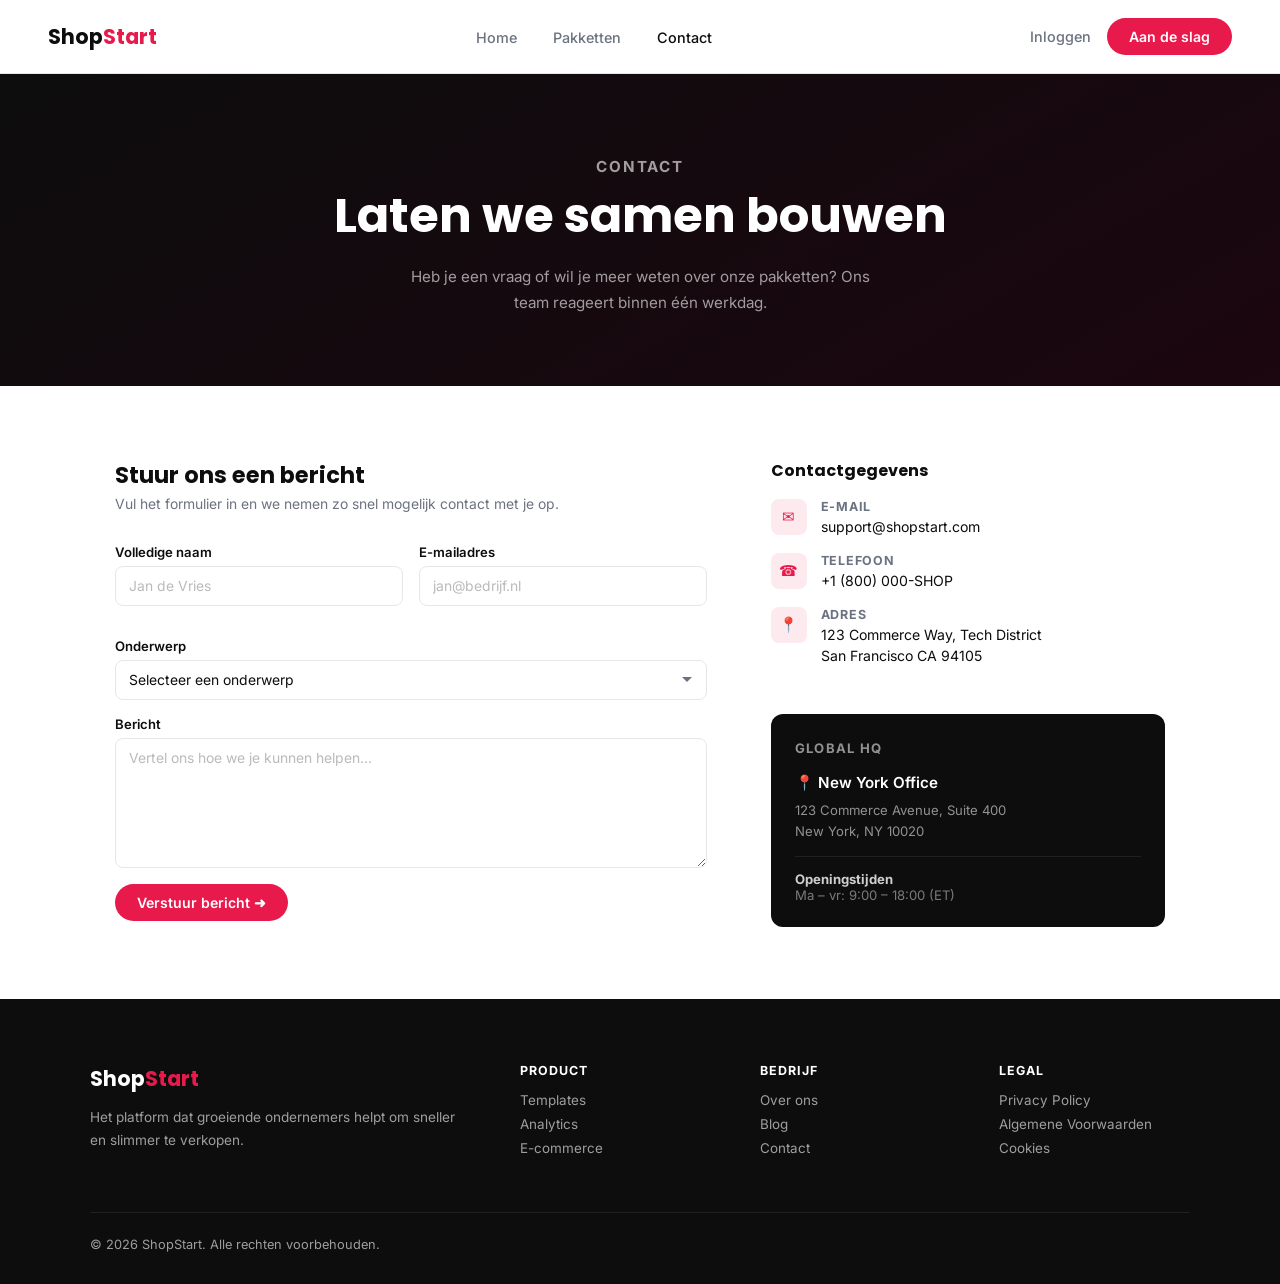
<file: contact.html>
<!DOCTYPE html>
<html lang="nl">
<head>
  <meta charset="UTF-8">
  <meta name="viewport" content="width=device-width, initial-scale=1.0">
  <title>Contact — ShopStart</title>
  <link rel="stylesheet" href="contact.css">
</head>
<body>

  <nav>
    <a href="home.html" class="logo">Shop<span>Start</span></a>
    <ul>
      <li><a href="home.html">Home</a></li>
      <li><a href="pakketten.html">Pakketten</a></li>
      <li><a href="contact.html" class="actief">Contact</a></li>
    </ul>
    <div class="nav-rechts">
      <a href="#">Inloggen</a>
      <a href="pakketten.html" class="knop knop-rood">Aan de slag</a>
    </div>
  </nav>

  <section class="hero">
    <p class="eyebrow">Contact</p>
    <h1>Laten we samen bouwen</h1>
    <p>Heb je een vraag of wil je meer weten over onze pakketten? Ons team reageert binnen één werkdag.</p>
  </section>

  <section class="contact-sectie">
    <div class="contact-inner">

      <div class="formulier">
        <h2 class="form-titel">Stuur ons een bericht</h2>
        <p class="form-sub">Vul het formulier in en we nemen zo snel mogelijk contact met je op.</p>

        <div class="rij">
          <div class="veld">
            <label for="naam">Volledige naam</label>
            <input type="text" id="naam" placeholder="Jan de Vries">
          </div>
          <div class="veld">
            <label for="email">E-mailadres</label>
            <input type="email" id="email" placeholder="jan@bedrijf.nl">
          </div>
        </div>

        <div class="veld">
          <label for="onderwerp">Onderwerp</label>
          <select id="onderwerp">
            <option value="">Selecteer een onderwerp</option>
            <option>Vraag over een pakket</option>
            <option>Technische ondersteuning</option>
            <option>Facturatie</option>
            <option>Samenwerking</option>
            <option>Overig</option>
          </select>
        </div>

        <div class="veld">
          <label for="bericht">Bericht</label>
          <textarea id="bericht" placeholder="Vertel ons hoe we je kunnen helpen..."></textarea>
        </div>

        <button class="knop knop-rood">Verstuur bericht ➜</button>
      </div>

      <div class="sidebar">
        <div>
          <h3>Contactgegevens</h3>
          <div class="contact-item">
            <div class="contact-icoon">✉</div>
            <div>
              <strong>E-mail</strong>
              <a href="mailto:support@shopstart.com">support@shopstart.com</a>
            </div>
          </div>
          <div class="contact-item">
            <div class="contact-icoon">☎</div>
            <div>
              <strong>Telefoon</strong>
              <a href="tel:+18005467467">+1 (800) 000-SHOP</a>
            </div>
          </div>
          <div class="contact-item">
            <div class="contact-icoon">📍</div>
            <div>
              <strong>Adres</strong>
              <span>123 Commerce Way, Tech District<br>San Francisco CA 94105</span>
            </div>
          </div>
        </div>

        <div class="hq">
          <p class="hq-label">Global HQ</p>
          <h4>📍 New York Office</h4>
          <p>123 Commerce Avenue, Suite 400<br>New York, NY 10020</p>
          <div class="tijden">
            <strong>Openingstijden</strong><br>
            Ma – vr: 9:00 – 18:00 (ET)
          </div>
        </div>
      </div>

    </div>
  </section>

  <footer>
    <div class="footer-grid">
      <div class="footer-merk">
        <a href="home.html" class="logo">Shop<span>Start</span></a>
        <p>Het platform dat groeiende ondernemers helpt om sneller en slimmer te verkopen.</p>
      </div>
      <div class="footer-col">
        <h4>Product</h4>
        <a href="#">Templates</a>
        <a href="#">Analytics</a>
        <a href="#">E-commerce</a>
      </div>
      <div class="footer-col">
        <h4>Bedrijf</h4>
        <a href="#">Over ons</a>
        <a href="#">Blog</a>
        <a href="contact.html">Contact</a>
      </div>
      <div class="footer-col">
        <h4>Legal</h4>
        <a href="#">Privacy Policy</a>
        <a href="#">Algemene Voorwaarden</a>
        <a href="#">Cookies</a>
      </div>
    </div>
    <div class="footer-onder">
      <span>© 2026 ShopStart. Alle rechten voorbehouden.</span>
    </div>
  </footer>

</body>
</html>
</file>
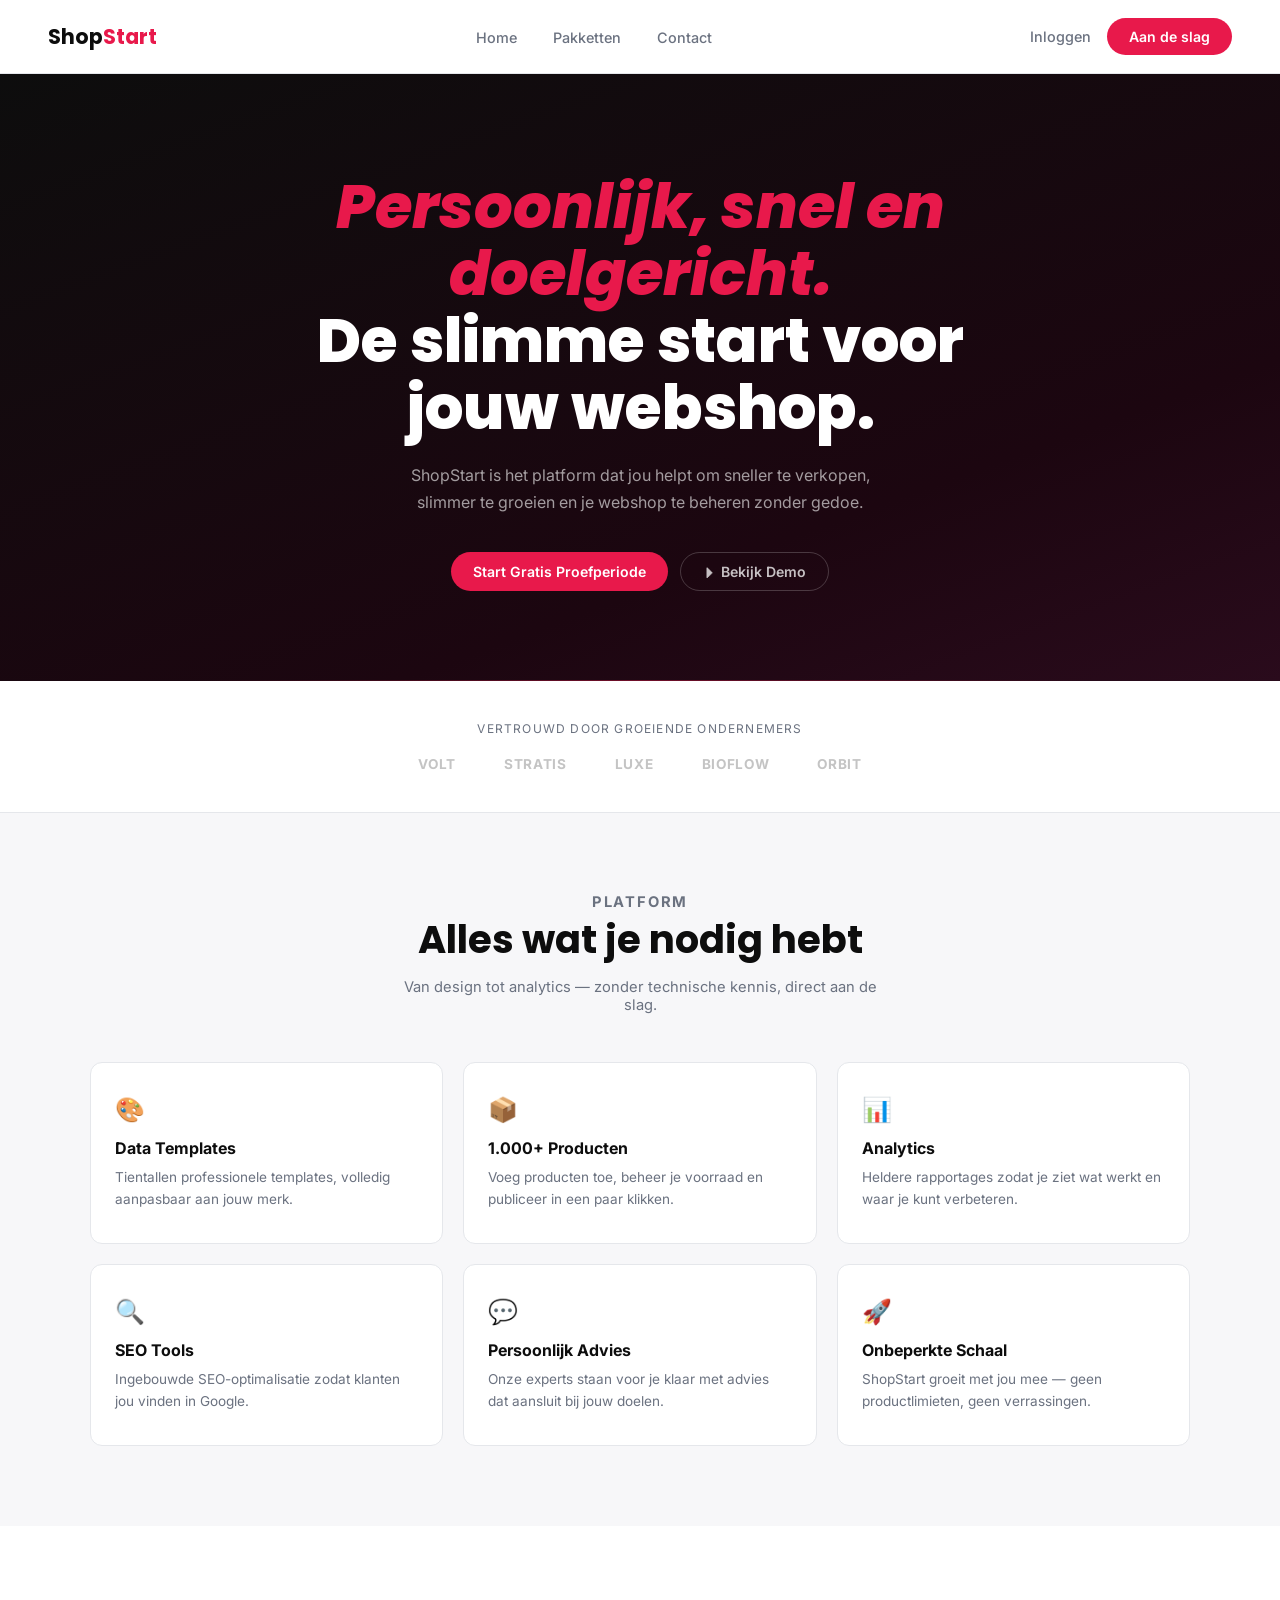
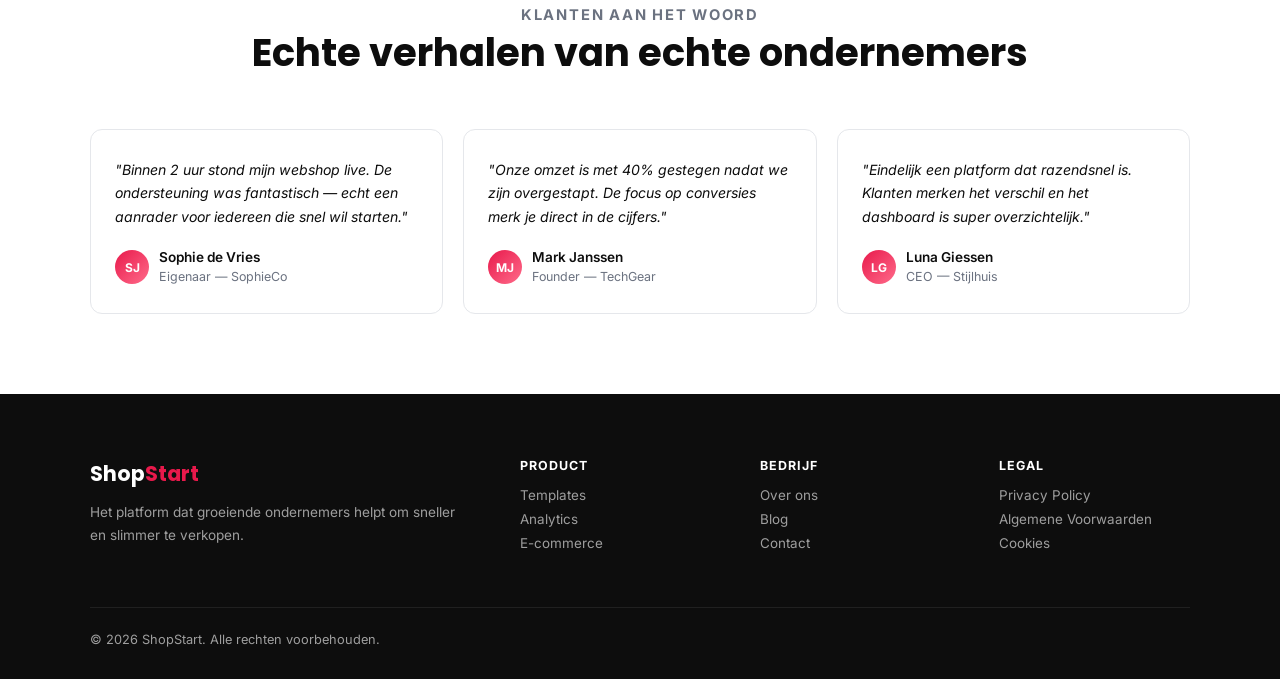
<file: home.html>
<!DOCTYPE html>
<html lang="nl">
<head>
  <meta charset="UTF-8">
  <meta name="viewport" content="width=device-width, initial-scale=1.0">
  <title>ShopStart — De slimme start voor jouw webshop</title>
  <link rel="stylesheet" href="home.css">
</head>
<body>

  <nav>
    <a href="home.html" class="logo">Shop<span>Start</span></a>
    <ul>
      <li><a href="home.html">Home</a></li>
      <li><a href="pakketten.html">Pakketten</a></li>
      <li><a href="contact.html">Contact</a></li>
    </ul>
    <div class="nav-rechts">
      <a href="#">Inloggen</a>
      <a href="pakketten.html" class="knop knop-rood">Aan de slag</a>
    </div>
  </nav>

  <section class="hero">
    <h1>
      <em>Persoonlijk, snel en<br>doelgericht.</em><br>
      De slimme start voor<br>jouw webshop.
    </h1>
    <p>ShopStart is het platform dat jou helpt om sneller te verkopen, slimmer te groeien en je webshop te beheren zonder gedoe.</p>
    <div class="hero-knoppen">
      <a href="pakketten.html" class="knop knop-rood">Start Gratis Proefperiode</a>
      <a href="#" class="knop knop-rand">⏵ Bekijk Demo</a>
    </div>
  </section>

  <div class="logo-balk">
    <p>Vertrouwd door groeiende ondernemers</p>
    <div class="logo-rij">
      <span>VOLT</span>
      <span>STRATIS</span>
      <span>LUXE</span>
      <span>BIOFLOW</span>
      <span>ORBIT</span>
    </div>
  </div>

  <section class="functies">
    <div class="sectie-kop">
      <p class="eyebrow">Platform</p>
      <h2>Alles wat je nodig hebt</h2>
      <p>Van design tot analytics — zonder technische kennis, direct aan de slag.</p>
    </div>
    <div class="functies-grid">
      <div class="functie-kaart">
        <div class="functie-icoon">🎨</div>
        <h3>Data Templates</h3>
        <p>Tientallen professionele templates, volledig aanpasbaar aan jouw merk.</p>
      </div>
      <div class="functie-kaart">
        <div class="functie-icoon">📦</div>
        <h3>1.000+ Producten</h3>
        <p>Voeg producten toe, beheer je voorraad en publiceer in een paar klikken.</p>
      </div>
      <div class="functie-kaart">
        <div class="functie-icoon">📊</div>
        <h3>Analytics</h3>
        <p>Heldere rapportages zodat je ziet wat werkt en waar je kunt verbeteren.</p>
      </div>
      <div class="functie-kaart">
        <div class="functie-icoon">🔍</div>
        <h3>SEO Tools</h3>
        <p>Ingebouwde SEO-optimalisatie zodat klanten jou vinden in Google.</p>
      </div>
      <div class="functie-kaart">
        <div class="functie-icoon">💬</div>
        <h3>Persoonlijk Advies</h3>
        <p>Onze experts staan voor je klaar met advies dat aansluit bij jouw doelen.</p>
      </div>
      <div class="functie-kaart">
        <div class="functie-icoon">🚀</div>
        <h3>Onbeperkte Schaal</h3>
        <p>ShopStart groeit met jou mee — geen productlimieten, geen verrassingen.</p>
      </div>
    </div>
  </section>

  <section class="reviews">
    <div class="sectie-kop">
      <p class="eyebrow">Klanten aan het woord</p>
      <h2>Echte verhalen van echte ondernemers</h2>
    </div>
    <div class="reviews-grid">
      <div class="review-kaart">
        <p>"Binnen 2 uur stond mijn webshop live. De ondersteuning was fantastisch — echt een aanrader voor iedereen die snel wil starten."</p>
        <div class="review-auteur">
          <div class="avatar">SJ</div>
          <div>
            <strong>Sophie de Vries</strong>
            <span>Eigenaar — SophieCo</span>
          </div>
        </div>
      </div>
      <div class="review-kaart">
        <p>"Onze omzet is met 40% gestegen nadat we zijn overgestapt. De focus op conversies merk je direct in de cijfers."</p>
        <div class="review-auteur">
          <div class="avatar">MJ</div>
          <div>
            <strong>Mark Janssen</strong>
            <span>Founder — TechGear</span>
          </div>
        </div>
      </div>
      <div class="review-kaart">
        <p>"Eindelijk een platform dat razendsnel is. Klanten merken het verschil en het dashboard is super overzichtelijk."</p>
        <div class="review-auteur">
          <div class="avatar">LG</div>
          <div>
            <strong>Luna Giessen</strong>
            <span>CEO — Stijlhuis</span>
          </div>
        </div>
      </div>
    </div>
  </section>

  <footer>
    <div class="footer-grid">
      <div class="footer-merk">
        <a href="home.html" class="logo">Shop<span>Start</span></a>
        <p>Het platform dat groeiende ondernemers helpt om sneller en slimmer te verkopen.</p>
      </div>
      <div class="footer-col">
        <h4>Product</h4>
        <a href="#">Templates</a>
        <a href="#">Analytics</a>
        <a href="#">E-commerce</a>
      </div>
      <div class="footer-col">
        <h4>Bedrijf</h4>
        <a href="#">Over ons</a>
        <a href="#">Blog</a>
        <a href="contact.html">Contact</a>
      </div>
      <div class="footer-col">
        <h4>Legal</h4>
        <a href="#">Privacy Policy</a>
        <a href="#">Algemene Voorwaarden</a>
        <a href="#">Cookies</a>
      </div>
    </div>
    <div class="footer-onder">
      <span>© 2026 ShopStart. Alle rechten voorbehouden.</span>
    </div>
  </footer>

</body>
</html>
</file>
<file: contact.css>
@import url('https://fonts.googleapis.com/css2?family=Inter:wght@400;500;600;700;800&family=Poppins:wght@600;700;800&display=swap');

*, *::before, *::after {
  box-sizing: border-box;
  margin: 0;
  padding: 0;
}

:root {
  --rood: #E8194B;
  --donker: #0D0D0D;
  --wit: #FFFFFF;
  --grijs: #F7F7F9;
  --tekst-grijs: #6B7280;
  --rand: #E5E7EB;
}

body {
  font-family: 'Inter', sans-serif;
  color: var(--donker);
  background: var(--wit);
  -webkit-font-smoothing: antialiased;
}

a { text-decoration: none; color: inherit; }
ul { list-style: none; }

nav {
  display: flex;
  align-items: center;
  justify-content: space-between;
  padding: 18px 48px;
  border-bottom: 1px solid var(--rand);
  position: sticky;
  top: 0;
  background: var(--wit);
  z-index: 99;
}

.logo {
  font-family: 'Poppins', sans-serif;
  font-weight: 700;
  font-size: 1.3rem;
}

.logo span { color: var(--rood); }

nav ul {
  display: flex;
  gap: 36px;
}

nav ul a {
  font-size: 0.9rem;
  font-weight: 500;
  color: var(--tekst-grijs);
  transition: color 0.15s;
}

nav ul a:hover,
nav ul a.actief { color: var(--donker); }

.nav-rechts {
  display: flex;
  align-items: center;
  gap: 16px;
}

.nav-rechts a:first-child {
  font-size: 0.9rem;
  font-weight: 500;
  color: var(--tekst-grijs);
}

.knop {
  display: inline-flex;
  align-items: center;
  padding: 10px 22px;
  border-radius: 999px;
  font-size: 0.88rem;
  font-weight: 600;
  cursor: pointer;
  transition: all 0.2s;
  border: none;
  font-family: 'Inter', sans-serif;
}

.knop-rood { background: var(--rood); color: var(--wit); }
.knop-rood:hover { background: #C0123A; transform: translateY(-1px); }
.knop-rand { background: transparent; color: var(--donker); border: 1.5px solid var(--rand); }
.knop-rand:hover { border-color: var(--donker); }

.hero {
  background: linear-gradient(150deg, #0D0D0D 0%, #1c0610 100%);
  color: var(--wit);
  padding: 80px 48px 70px;
  text-align: center;
}

.eyebrow {
  font-size: 0.72rem;
  font-weight: 700;
  text-transform: uppercase;
  letter-spacing: 0.12em;
  color: var(--rood);
  margin-bottom: 10px;
}

.hero h1 {
  font-family: 'Poppins', sans-serif;
  font-size: clamp(1.8rem, 4vw, 3rem);
  font-weight: 700;
  margin-bottom: 12px;
}

.hero p {
  font-size: 0.95rem;
  color: rgba(255,255,255,0.6);
  max-width: 480px;
  margin: 0 auto;
  line-height: 1.7;
}

.contact-sectie {
  padding: 72px 48px;
  background: var(--wit);
}

.contact-inner {
  max-width: 1050px;
  margin: 0 auto;
  display: grid;
  grid-template-columns: 1.5fr 1fr;
  gap: 64px;
  align-items: start;
}

.form-titel {
  font-family: 'Poppins', sans-serif;
  font-size: 1.4rem;
  font-weight: 700;
  margin-bottom: 4px;
}

.form-sub {
  font-size: 0.87rem;
  color: var(--tekst-grijs);
  margin-bottom: 32px;
}

.rij {
  display: grid;
  grid-template-columns: 1fr 1fr;
  gap: 16px;
  margin-bottom: 16px;
}

.veld {
  display: flex;
  flex-direction: column;
  gap: 6px;
  margin-bottom: 16px;
}

.veld label {
  font-size: 0.82rem;
  font-weight: 600;
}

.veld input,
.veld select,
.veld textarea {
  padding: 11px 13px;
  border: 1.5px solid var(--rand);
  border-radius: 8px;
  font-family: 'Inter', sans-serif;
  font-size: 0.87rem;
  color: var(--donker);
  background: var(--wit);
  outline: none;
  transition: border-color 0.2s, box-shadow 0.2s;
  width: 100%;
}

.veld input:focus,
.veld select:focus,
.veld textarea:focus {
  border-color: var(--rood);
  box-shadow: 0 0 0 3px rgba(232,25,75,0.07);
}

.veld input::placeholder,
.veld textarea::placeholder { color: #BABABA; }

.veld textarea {
  min-height: 130px;
  resize: vertical;
}

.veld select {
  appearance: none;
  background-image: url("data:image/svg+xml,%3Csvg xmlns='http://www.w3.org/2000/svg' width='12' height='12' viewBox='0 0 12 12'%3E%3Cpath fill='%236B7280' d='M6 8L1 3h10z'/%3E%3C/svg%3E");
  background-repeat: no-repeat;
  background-position: right 13px center;
  padding-right: 34px;
}

.sidebar {
  display: flex;
  flex-direction: column;
  gap: 32px;
}

.sidebar h3 {
  font-family: 'Poppins', sans-serif;
  font-size: 1rem;
  font-weight: 700;
  margin-bottom: 16px;
}

.contact-item {
  display: flex;
  align-items: flex-start;
  gap: 14px;
  margin-bottom: 16px;
}

.contact-icoon {
  width: 36px;
  height: 36px;
  border-radius: 8px;
  background: rgba(232,25,75,0.09);
  display: flex;
  align-items: center;
  justify-content: center;
  font-size: 0.95rem;
  color: var(--rood);
  flex-shrink: 0;
}

.contact-item strong {
  display: block;
  font-size: 0.78rem;
  font-weight: 700;
  text-transform: uppercase;
  letter-spacing: 0.06em;
  color: var(--tekst-grijs);
  margin-bottom: 2px;
}

.contact-item a,
.contact-item span {
  font-size: 0.88rem;
  color: var(--donker);
  line-height: 1.5;
}

.contact-item a:hover { color: var(--rood); }

.hq {
  background: var(--donker);
  color: var(--wit);
  border-radius: 12px;
  padding: 24px;
}

.hq-label {
  font-size: 0.68rem;
  font-weight: 700;
  text-transform: uppercase;
  letter-spacing: 0.1em;
  color: var(--rood);
  margin-bottom: 12px;
}

.hq h4 {
  font-size: 0.95rem;
  font-weight: 600;
  margin-bottom: 8px;
}

.hq p {
  font-size: 0.82rem;
  color: rgba(255,255,255,0.55);
  line-height: 1.6;
  margin-bottom: 14px;
}

.hq .tijden {
  font-size: 0.82rem;
  color: rgba(255,255,255,0.45);
  border-top: 1px solid rgba(255,255,255,0.08);
  padding-top: 14px;
}

.hq .tijden strong { color: rgba(255,255,255,0.8); }

footer {
  background: var(--donker);
  color: rgba(255,255,255,0.6);
  padding: 64px 48px 32px;
}

.footer-grid {
  display: grid;
  grid-template-columns: 2fr 1fr 1fr 1fr;
  gap: 48px;
  max-width: 1100px;
  margin: 0 auto 48px;
}

.footer-merk .logo { color: var(--wit); margin-bottom: 12px; display: inline-block; }
.footer-merk p { font-size: 0.85rem; line-height: 1.7; }

.footer-col h4 {
  color: var(--wit);
  font-size: 0.78rem;
  font-weight: 700;
  text-transform: uppercase;
  letter-spacing: 0.08em;
  margin-bottom: 14px;
}

.footer-col a { display: block; font-size: 0.84rem; margin-bottom: 8px; transition: color 0.15s; }
.footer-col a:hover { color: var(--wit); }

.footer-onder {
  max-width: 1100px;
  margin: 0 auto;
  border-top: 1px solid rgba(255,255,255,0.08);
  padding-top: 24px;
  font-size: 0.8rem;
}

@media (max-width: 768px) {
  nav ul { display: none; }
  .contact-inner { grid-template-columns: 1fr; }
  .rij { grid-template-columns: 1fr; }
  .footer-grid { grid-template-columns: 1fr 1fr; }
}
</file>
<file: home.css>
@import url('https://fonts.googleapis.com/css2?family=Inter:wght@400;500;600;700;800&family=Poppins:wght@600;700;800&display=swap');

*, *::before, *::after {
  box-sizing: border-box;
  margin: 0;
  padding: 0;
}

:root {
  --rood: #E8194B;
  --donker: #0D0D0D;
  --wit: #FFFFFF;
  --grijs: #F7F7F9;
  --tekst-grijs: #6B7280;
  --rand: #E5E7EB;
}

body {
  font-family: 'Inter', sans-serif;
  color: var(--donker);
  background: var(--wit);
  -webkit-font-smoothing: antialiased;
}

a { text-decoration: none; color: inherit; }
ul { list-style: none; }
img { max-width: 100%; display: block; }

nav {
  display: flex;
  align-items: center;
  justify-content: space-between;
  padding: 18px 48px;
  border-bottom: 1px solid var(--rand);
  position: sticky;
  top: 0;
  background: var(--wit);
  z-index: 99;
}

.logo {
  font-family: 'Poppins', sans-serif;
  font-weight: 700;
  font-size: 1.3rem;
}

.logo span { color: var(--rood); }

nav ul {
  display: flex;
  gap: 36px;
}

nav ul a {
  font-size: 0.9rem;
  font-weight: 500;
  color: var(--tekst-grijs);
  transition: color 0.15s;
}

nav ul a:hover { color: var(--donker); }

.nav-rechts {
  display: flex;
  align-items: center;
  gap: 16px;
}

.nav-rechts a:first-child {
  font-size: 0.9rem;
  font-weight: 500;
  color: var(--tekst-grijs);
}

.knop {
  display: inline-flex;
  align-items: center;
  padding: 10px 22px;
  border-radius: 999px;
  font-size: 0.88rem;
  font-weight: 600;
  cursor: pointer;
  transition: all 0.2s;
  border: none;
  font-family: 'Inter', sans-serif;
}

.knop-rood {
  background: var(--rood);
  color: var(--wit);
}

.knop-rood:hover {
  background: #C0123A;
  transform: translateY(-1px);
}

.knop-rand {
  background: transparent;
  color: var(--donker);
  border: 1.5px solid var(--rand);
}

.knop-rand:hover {
  border-color: var(--donker);
}

.hero {
  background: linear-gradient(160deg, #0D0D0D 0%, #1c0610 70%, #2a0b1c 100%);
  color: var(--wit);
  padding: 100px 48px 90px;
  text-align: center;
  position: relative;
  overflow: hidden;
}

.hero::after {
  content: '';
  position: absolute;
  bottom: 0; left: 50%;
  transform: translateX(-50%);
  width: 70%;
  height: 1px;
  background: linear-gradient(90deg, transparent, rgba(232,25,75,0.4), transparent);
}

.hero h1 {
  font-family: 'Poppins', sans-serif;
  font-size: clamp(2.2rem, 5vw, 3.8rem);
  font-weight: 800;
  line-height: 1.1;
  margin-bottom: 20px;
}

.hero h1 em {
  color: var(--rood);
  font-style: italic;
}

.hero p {
  font-size: 1rem;
  color: rgba(255,255,255,0.6);
  max-width: 500px;
  margin: 0 auto 36px;
  line-height: 1.7;
}

.hero-knoppen {
  display: flex;
  gap: 12px;
  justify-content: center;
  flex-wrap: wrap;
}

.hero-knoppen .knop-rand {
  color: rgba(255,255,255,0.75);
  border-color: rgba(255,255,255,0.2);
}

.hero-knoppen .knop-rand:hover {
  border-color: rgba(255,255,255,0.5);
  color: white;
}

.logo-balk {
  padding: 40px 48px;
  text-align: center;
  border-bottom: 1px solid var(--rand);
}

.logo-balk p {
  font-size: 0.75rem;
  color: var(--tekst-grijs);
  text-transform: uppercase;
  letter-spacing: 0.1em;
  margin-bottom: 20px;
}

.logo-rij {
  display: flex;
  gap: 48px;
  justify-content: center;
  flex-wrap: wrap;
}

.logo-rij span {
  font-weight: 700;
  font-size: 0.85rem;
  color: #C4C4C4;
  letter-spacing: 0.05em;
}

.functies {
  padding: 80px 48px;
  background: var(--grijs);
}

.sectie-kop {
  text-align: center;
  margin-bottom: 48px;
}

.eyebrow {
  font-size: 0.72rem;
  font-weight: 700;
  text-transform: uppercase;
  letter-spacing: 0.12em;
  color: var(--rood);
  margin-bottom: 8px;
}

.sectie-kop h2 {
  font-family: 'Poppins', sans-serif;
  font-size: clamp(1.6rem, 3vw, 2.4rem);
  font-weight: 700;
  margin-bottom: 10px;
}

.sectie-kop p {
  font-size: 0.92rem;
  color: var(--tekst-grijs);
  max-width: 500px;
  margin: 0 auto;
}

.functies-grid {
  display: grid;
  grid-template-columns: repeat(3, 1fr);
  gap: 20px;
  max-width: 1100px;
  margin: 0 auto;
}

.functie-kaart {
  background: var(--wit);
  border: 1px solid var(--rand);
  border-radius: 12px;
  padding: 32px 24px;
  transition: box-shadow 0.2s, transform 0.2s;
}

.functie-kaart:hover {
  box-shadow: 0 4px 20px rgba(0,0,0,0.08);
  transform: translateY(-3px);
}

.functie-icoon {
  font-size: 1.5rem;
  margin-bottom: 14px;
}

.functie-kaart h3 {
  font-size: 1rem;
  font-weight: 700;
  margin-bottom: 8px;
}

.functie-kaart p {
  font-size: 0.85rem;
  color: var(--tekst-grijs);
  line-height: 1.65;
}

.reviews {
  padding: 80px 48px;
  background: var(--wit);
}

.reviews-grid {
  display: grid;
  grid-template-columns: repeat(3, 1fr);
  gap: 20px;
  max-width: 1100px;
  margin: 48px auto 0;
}

.review-kaart {
  border: 1px solid var(--rand);
  border-radius: 12px;
  padding: 28px 24px;
}

.review-kaart p {
  font-size: 0.88rem;
  line-height: 1.7;
  font-style: italic;
  color: var(--donker);
  margin-bottom: 20px;
}

.review-auteur {
  display: flex;
  align-items: center;
  gap: 10px;
}

.avatar {
  width: 34px;
  height: 34px;
  border-radius: 50%;
  background: linear-gradient(135deg, var(--rood), #ff6b8a);
  color: white;
  font-size: 0.75rem;
  font-weight: 700;
  display: flex;
  align-items: center;
  justify-content: center;
}

.review-auteur strong {
  display: block;
  font-size: 0.85rem;
  font-weight: 600;
}

.review-auteur span {
  font-size: 0.78rem;
  color: var(--tekst-grijs);
}

footer {
  background: var(--donker);
  color: rgba(255,255,255,0.6);
  padding: 64px 48px 32px;
}

.footer-grid {
  display: grid;
  grid-template-columns: 2fr 1fr 1fr 1fr;
  gap: 48px;
  max-width: 1100px;
  margin: 0 auto 48px;
}

.footer-merk .logo {
  color: var(--wit);
  margin-bottom: 12px;
  display: inline-block;
}

.footer-merk p {
  font-size: 0.85rem;
  line-height: 1.7;
}

.footer-col h4 {
  color: var(--wit);
  font-size: 0.78rem;
  font-weight: 700;
  text-transform: uppercase;
  letter-spacing: 0.08em;
  margin-bottom: 14px;
}

.footer-col a {
  display: block;
  font-size: 0.84rem;
  margin-bottom: 8px;
  transition: color 0.15s;
}

.footer-col a:hover { color: var(--wit); }

.footer-onder {
  max-width: 1100px;
  margin: 0 auto;
  border-top: 1px solid rgba(255,255,255,0.08);
  padding-top: 24px;
  display: flex;
  justify-content: space-between;
  font-size: 0.8rem;
}

@media (max-width: 768px) {
  nav ul { display: none; }
  .functies-grid, .reviews-grid { grid-template-columns: 1fr; }
  .footer-grid { grid-template-columns: 1fr 1fr; }
  .hero { padding: 60px 24px; }
}
</file>
